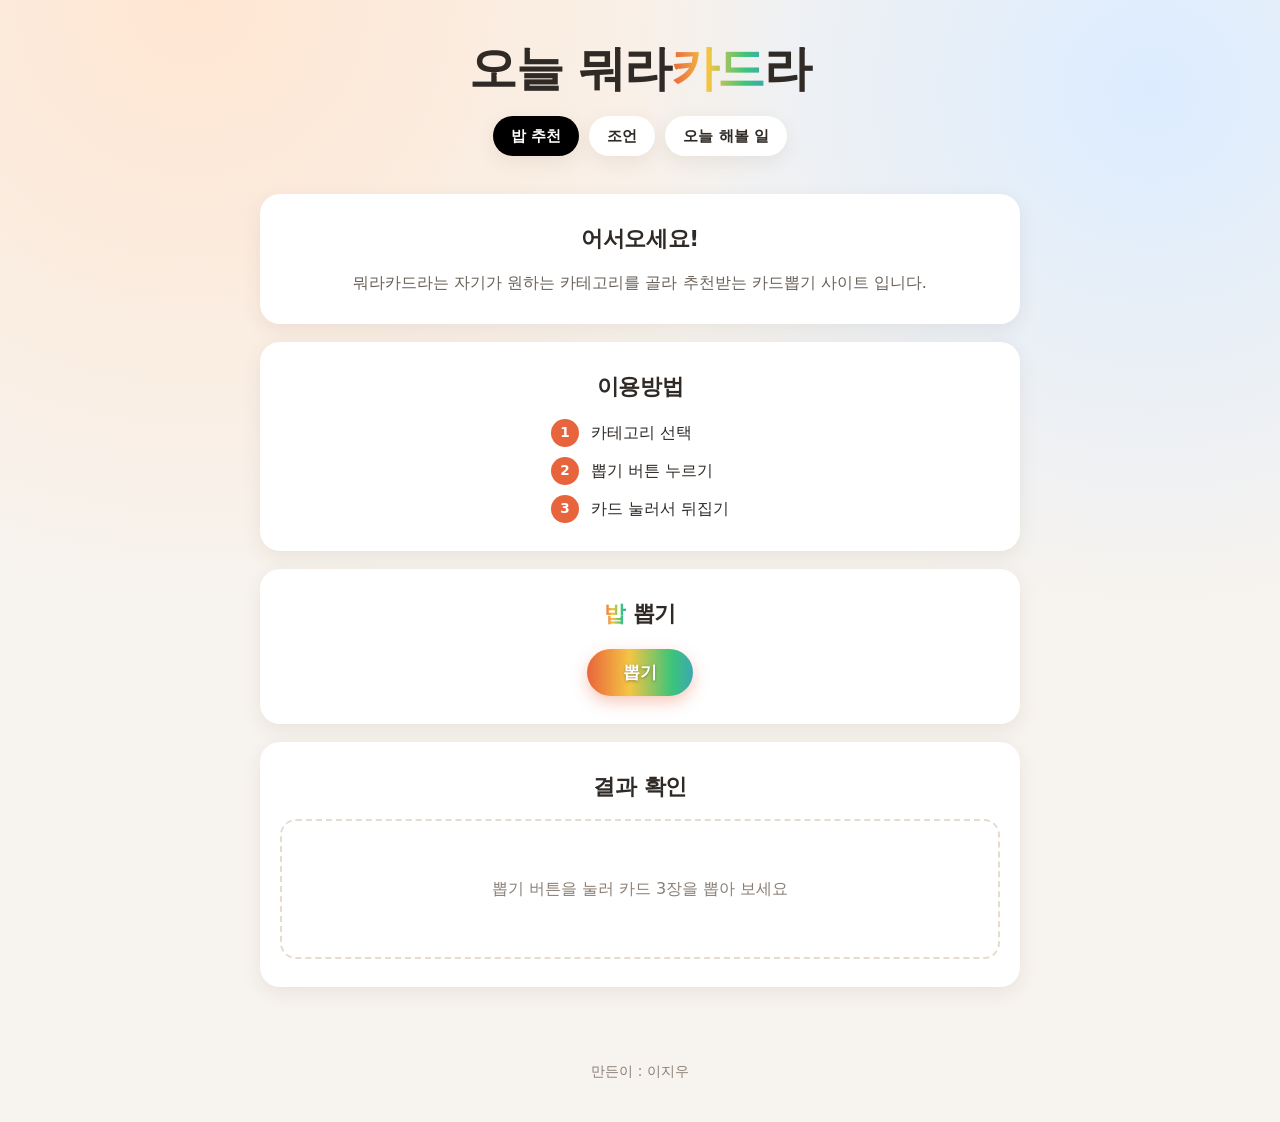
<file: index.html>
<!doctype html>
<html lang="ko">
  <head>
    <meta charset="UTF-8" />
    <meta name="viewport" content="width=device-width, initial-scale=1.0" />
    <link rel="stylesheet" href="style.css" />
    <!-- <link rel="shortcut icon" href="favicon.ico" type="image/x-icon" /> -->
    <script src="cards.js" defer></script>
    <script src="app.js" defer></script>
    <title>오늘 뭐라카드라</title>
  </head>
  <body data-deck="rice">
    <header>
      <h1>오늘 뭐라<span>카드</span>라</h1>
      <nav>
        <a href="index.html" style="color: white; background-color: black"
          >밥 추천</a
        >
        <a href="advice.html">조언</a>
        <a href="todo.html">오늘 해볼 일</a>
      </nav>
    </header>
    <main>
      <section id="intro">
        <h2>어서오세요!</h2>
        <p>
          뭐라카드라는 자기가 원하는 카테고리를 골라 추천받는 카드뽑기 사이트
          입니다.
        </p>
      </section>
      <section id="guide">
        <h2>이용방법</h2>
        <ol>
          <li>카테고리 선택</li>
          <li>뽑기 버튼 누르기</li>
          <li>카드 눌러서 뒤집기</li>
        </ol>
      </section>
      <section id="draw">
        <h2><span>밥</span> 뽑기</h2>
        <button id="drawBtn">뽑기</button>
      </section>
      <section id="result">
        <h2>결과 확인</h2>
        <div id="cardArea"></div>
      </section>
    </main>
    <footer>만든이 : 이지우</footer>
  </body>
</html>
</file>
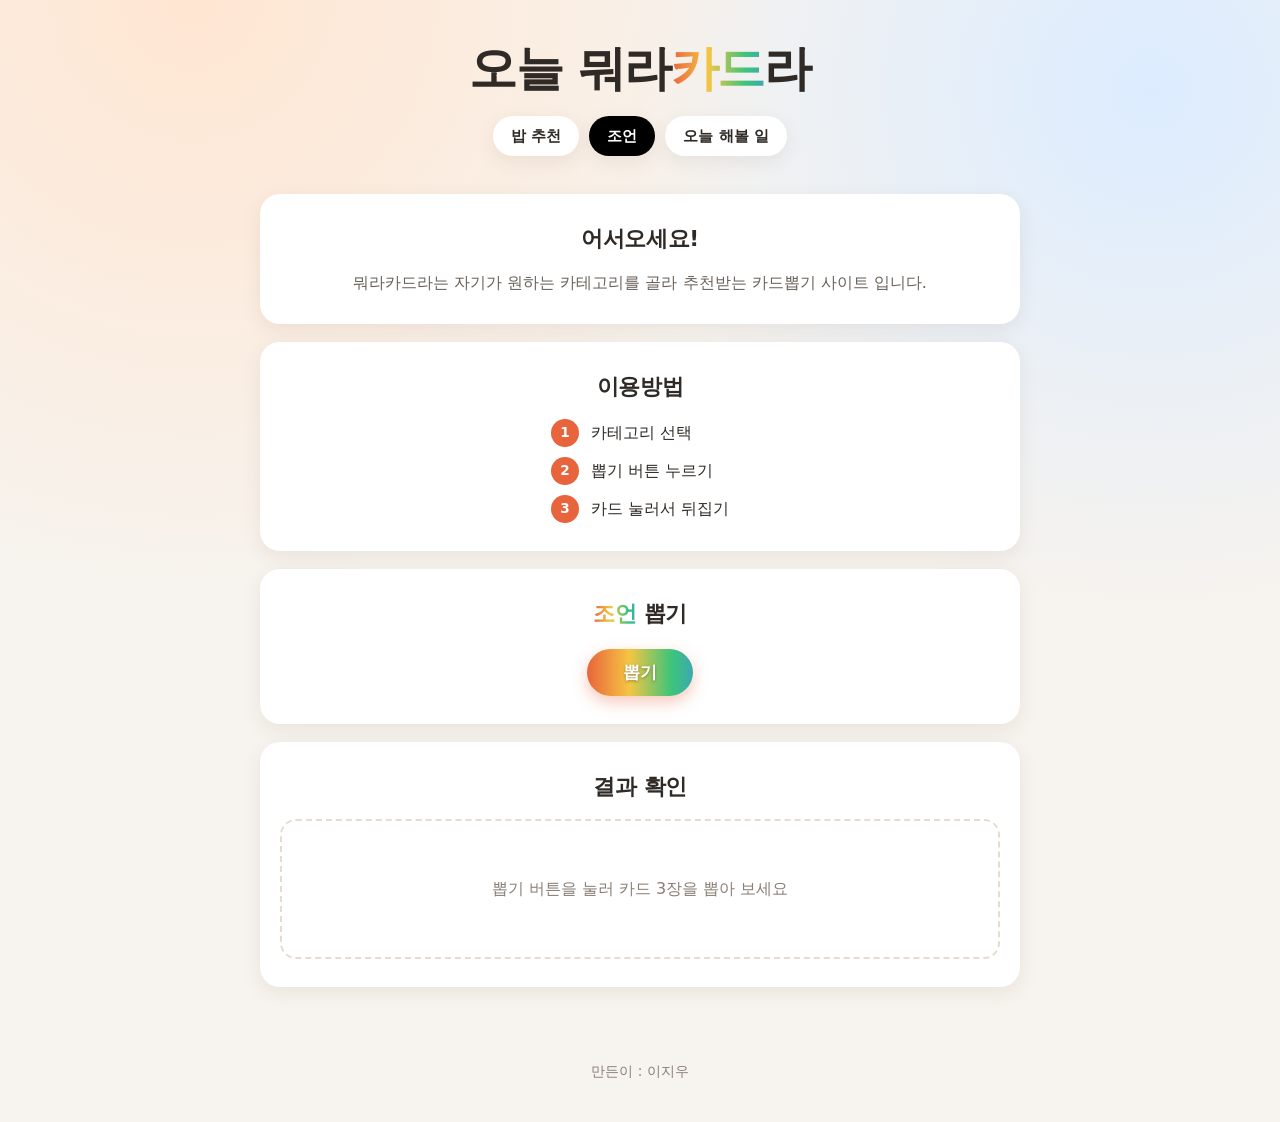
<file: advice.html>
<!doctype html>
<html lang="ko">
  <head>
    <meta charset="UTF-8" />
    <meta name="viewport" content="width=device-width, initial-scale=1.0" />
    <link rel="stylesheet" href="style.css" />
    <!-- <link rel="shortcut icon" href="favicon.ico" type="image/x-icon" /> -->
    <script src="cards.js" defer></script>
    <script src="app.js" defer></script>
    <title>오늘 뭐라카드라</title>
  </head>
  <body data-deck="advice">
    <header>
      <h1>오늘 뭐라<span>카드</span>라</h1>
      <nav>
        <a href="index.html">밥 추천</a>
        <a href="advice.html" style="color: white; background-color: black"
          >조언</a
        >
        <a href="todo.html">오늘 해볼 일</a>
      </nav>
    </header>
    <main>
      <section id="intro">
        <h2>어서오세요!</h2>
        <p>
          뭐라카드라는 자기가 원하는 카테고리를 골라 추천받는 카드뽑기 사이트
          입니다.
        </p>
      </section>
      <section id="guide">
        <h2>이용방법</h2>
        <ol>
          <li>카테고리 선택</li>
          <li>뽑기 버튼 누르기</li>
          <li>카드 눌러서 뒤집기</li>
        </ol>
      </section>
      <section id="draw">
        <h2><span>조언</span> 뽑기</h2>
        <button id="drawBtn">뽑기</button>
      </section>
      <section id="result">
        <h2>결과 확인</h2>
        <div id="cardArea"></div>
      </section>
    </main>
    <footer>만든이 : 이지우</footer>
  </body>
</html>
</file>
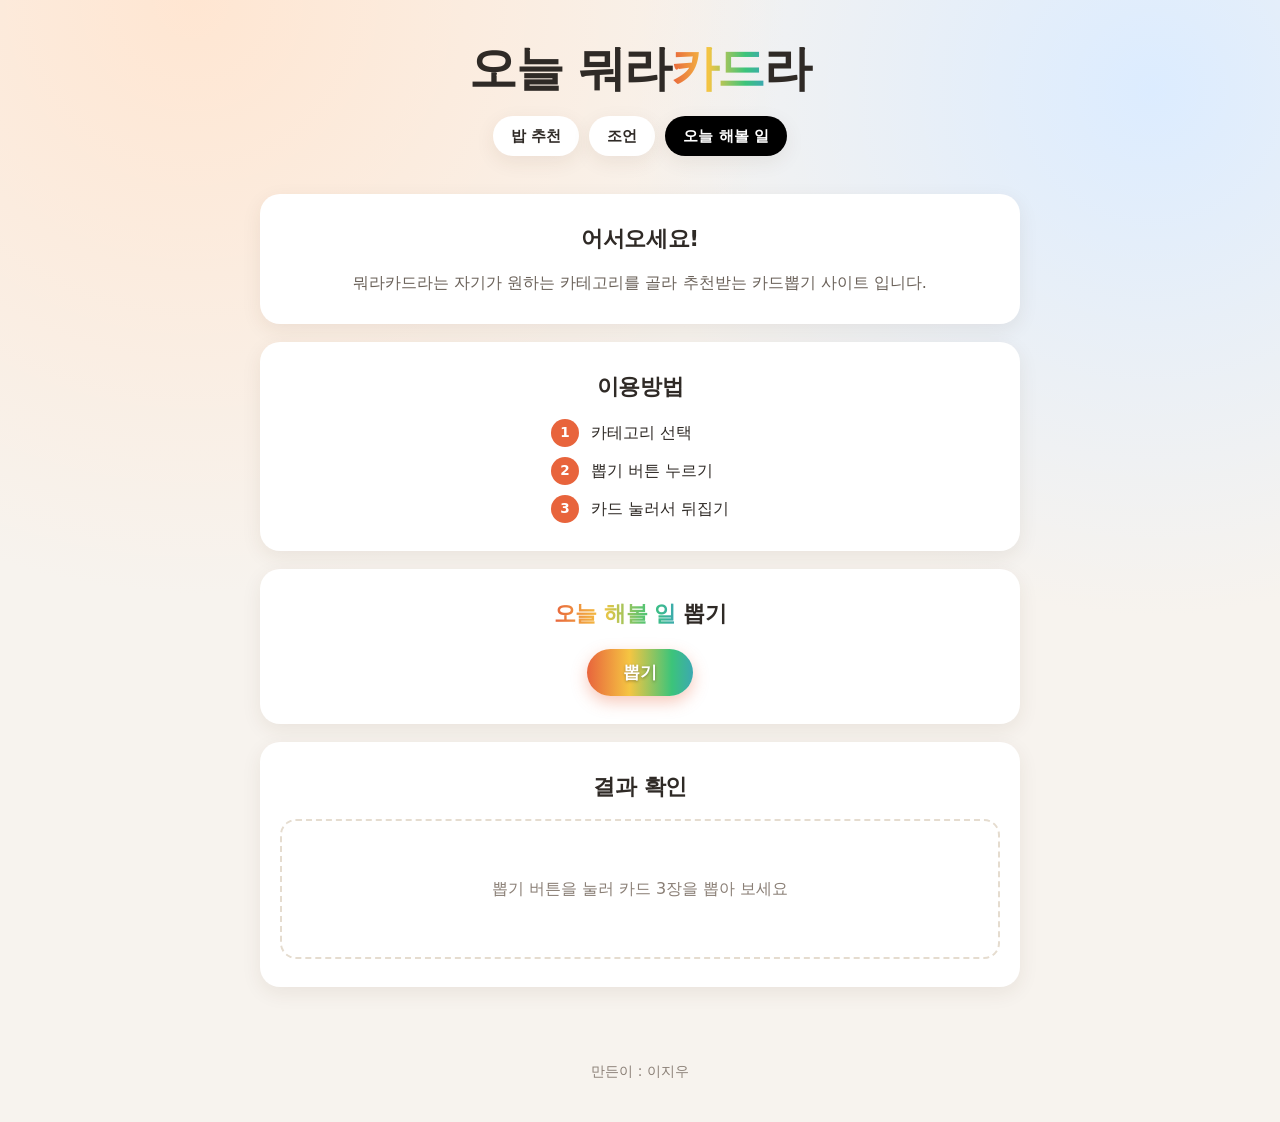
<file: todo.html>
<!doctype html>
<html lang="ko">
  <head>
    <meta charset="UTF-8" />
    <meta name="viewport" content="width=device-width, initial-scale=1.0" />
    <link rel="stylesheet" href="style.css" />
    <!-- <link rel="shortcut icon" href="favicon.ico" type="image/x-icon" /> -->
    <script src="cards.js" defer></script>
    <script src="app.js" defer></script>
    <title>오늘 뭐라카드라</title>
  </head>
  <body data-deck="todo">
    <header>
      <h1>오늘 뭐라<span>카드</span>라</h1>
      <nav>
        <a href="index.html">밥 추천</a>
        <a href="advice.html">조언</a>
        <a href="todo.html" style="color: white; background-color: black"
          >오늘 해볼 일</a
        >
      </nav>
    </header>
    <main>
      <section id="intro">
        <h2>어서오세요!</h2>
        <p>
          뭐라카드라는 자기가 원하는 카테고리를 골라 추천받는 카드뽑기 사이트
          입니다.
        </p>
      </section>
      <section id="guide">
        <h2>이용방법</h2>
        <ol>
          <li>카테고리 선택</li>
          <li>뽑기 버튼 누르기</li>
          <li>카드 눌러서 뒤집기</li>
        </ol>
      </section>
      <section id="draw">
        <h2><span>오늘 해볼 일</span> 뽑기</h2>
        <button id="drawBtn">뽑기</button>
      </section>
      <section id="result">
        <h2>결과 확인</h2>
        <div id="cardArea"></div>
      </section>
    </main>
    <footer>만든이 : 이지우</footer>
  </body>
</html>
</file>
<file: style.css>
/* =========================================
   오늘 뭐라카드라 - 공통 스타일
   ========================================= */

/* 색과 크기를 한 곳에서 관리 (여기만 고치면 전체가 바뀜) */
:root {
  --bg: #f7f3ee;
  --surface: #ffffff;
  --text: #2f2a26;
  --muted: #8a7f76;
  --accent: #e8643c;
  --radius: 20px;
  --shadow-soft: 0 6px 20px rgba(80, 50, 20, 0.08);
  --shadow-card: 0 4px 10px rgba(0, 0, 0, 0.2);
  --rainbow: linear-gradient(
    90deg,
    #e8643c,
    #f5c542,
    #3cc47a,
    #3c8de8,
    #a45ce8,
    #e8643c
  );
}

/* 기본 설정 */
* {
  box-sizing: border-box;
  margin: 0;
  padding: 0;
}

::selection {
  background: #ffd9c9;
}

body {
  min-height: 100vh;
  font-family:
    "Pretendard",
    system-ui,
    -apple-system,
    "Apple SD Gothic Neo",
    "Malgun Gothic",
    "Noto Sans KR",
    sans-serif;
  line-height: 1.6;
  color: var(--text);
  background-color: var(--bg);
  background-image:
    radial-gradient(circle at 15% 0%, #ffe6d2 0, transparent 38%),
    radial-gradient(circle at 90% 8%, #dcecff 0, transparent 34%);
  background-repeat: no-repeat;
}

/* =========================================
   헤더와 메뉴
   ========================================= */
header {
  text-align: center;
  padding: 40px 16px 12px;
}

h1 {
  font-size: clamp(2rem, 7vw, 3rem);
  font-weight: 800;
  letter-spacing: -0.03em;
  line-height: 1.2;
}

nav {
  display: flex;
  justify-content: center;
  flex-wrap: wrap;
  gap: 10px;
  margin-top: 18px;
}

nav a {
  text-decoration: none;
  color: var(--text);
  background: var(--surface);
  padding: 8px 18px;
  border-radius: 999px;
  font-size: 0.95rem;
  font-weight: 600;
  box-shadow: var(--shadow-soft);
  transition:
    transform 0.2s,
    box-shadow 0.2s;
}

nav a:hover {
  transform: translateY(-2px);
  box-shadow: 0 8px 18px rgba(80, 50, 20, 0.14);
}

nav a:focus-visible {
  outline: 3px solid #3c8de8;
  outline-offset: 2px;
}

/* 나중에 인라인 style 대신 class="active"를 쓰면 이 규칙이 적용됨 */
nav a.active {
  background: #111;
  color: #fff;
}

/* =========================================
   구역 (카드처럼 떠 있는 흰 상자)
   ========================================= */
main {
  padding: 8px 16px 32px;
}

main section {
  max-width: 760px;
  margin: 18px auto;
  padding: 28px 20px;
  text-align: center;
  background: var(--surface);
  border-radius: var(--radius);
  box-shadow: var(--shadow-soft);
}

main section h2 {
  margin-bottom: 14px;
  font-size: 1.35rem;
  letter-spacing: -0.02em;
}

#intro p {
  color: #6b625a;
}

/* 이용방법: 번호가 동그라미로 */
#guide ol {
  display: inline-flex;
  flex-direction: column;
  gap: 10px;
  list-style: none;
  counter-reset: step;
  text-align: left;
}

#guide li {
  display: flex;
  align-items: center;
  gap: 12px;
  counter-increment: step;
}

#guide li::before {
  content: counter(step);
  flex: none;
  display: grid;
  place-items: center;
  width: 28px;
  height: 28px;
  border-radius: 50%;
  background: var(--accent);
  color: #fff;
  font-size: 0.85rem;
  font-weight: 700;
}

/* =========================================
   뽑기 구역: 덱 + 버튼
   ========================================= */

#drawBtn {
  margin-top: 4px;
  padding: 12px 36px;
  font-family: inherit;
  font-size: 1.05rem;
  font-weight: 700;
  color: #fff;
  text-shadow: 0 1px 3px rgba(0, 0, 0, 0.35);
  border: none;
  border-radius: 999px;
  background: var(--rainbow);
  background-size: 200% auto;
  box-shadow: 0 6px 16px rgba(232, 100, 60, 0.35);
  cursor: pointer;
  animation: flow 4s linear infinite;
  transition:
    transform 0.15s,
    box-shadow 0.15s;
}

#drawBtn:hover {
  transform: translateY(-2px) scale(1.04);
  box-shadow: 0 10px 22px rgba(232, 100, 60, 0.45);
}

#drawBtn:active {
  transform: translateY(1px) scale(0.98);
}

#drawBtn:focus-visible {
  outline: 3px solid #3c8de8;
  outline-offset: 3px;
}

/* =========================================
   결과 확인: 카드 배치
   ========================================= */
#cardArea {
  display: flex;
  justify-content: center;
  flex-wrap: wrap;
  gap: 16px;
}

/* 아직 뽑기 전이면 안내 문구를 보여 줌 (HTML 수정 없이 동작) */
#cardArea:empty {
  display: grid;
  place-items: center;
  min-height: 140px;
  border: 2px dashed #e5dccf;
  border-radius: 16px;
  color: var(--muted);
}

#cardArea:empty::before {
  content: "뽑기 버튼을 눌러 카드 3장을 뽑아 보세요";
}

/* =========================================
   카드 틀
   ========================================= */
.card {
  --card-w: min(200px, 44vw);
  width: var(--card-w);
  height: calc(var(--card-w) * 1.5);
  perspective: 1000px;
  cursor: pointer;
  animation: cardIn 0.5s ease-out backwards;
  transition: transform 0.2s;
}

.card:hover {
  transform: translateY(-6px);
}

.card-inner {
  position: relative;
  width: 100%;
  height: 100%;
  transition: transform 0.6s;
  transform-style: preserve-3d;
}

/* flipped가 붙으면 앞면이 보이도록 돌아감 */
.card.flipped .card-inner {
  transform: rotateY(180deg);
}

/* 앞면과 뒷면을 같은 자리에 겹치기 */
.card-front,
.card-back {
  position: absolute;
  width: 100%;
  height: 100%;
  backface-visibility: hidden;
  border-radius: 12px;
  overflow: hidden;
  box-shadow: var(--shadow-card);
}

/* 뒷면 */
.card-back img {
  display: block;
  width: 100%;
  height: 100%;
  object-fit: cover;
}

/* 앞면: 처음부터 뒤집어 둠 + 위 이미지 6 : 아래 글 4 */
.card-front {
  transform: rotateY(180deg);
  display: flex;
  flex-direction: column;
  background: #fff;
}

.card-front img {
  flex: 6 1 0;
  min-height: 0;
  width: 100%;
  object-fit: cover;
}

.card-text {
  flex: 4 1 0;
  display: flex;
  flex-direction: column;
  justify-content: center;
  padding: 10px 12px;
  overflow: hidden;
  text-align: center;
  background: #fffaf3;
}

.card-text h3 {
  margin-bottom: 4px;
  font-size: 1.1rem;
  letter-spacing: -0.02em;
}

.card-text p {
  font-size: 0.85rem;
  line-height: 1.45;
  color: #6b625a;
  word-break: keep-all;
}

/* =========================================
   푸터
   ========================================= */
footer {
  padding: 24px 16px 40px;
  text-align: center;
  font-size: 0.85rem;
  color: var(--muted);
}

/* =========================================
   무지개 글자 (h1, h2 안의 span)
   ========================================= */
h1 span,
h2 span,
.rainbow {
  background: var(--rainbow);
  background-size: 200% auto;
  -webkit-background-clip: text;
  background-clip: text;
  -webkit-text-fill-color: transparent;
  animation: flow 4s linear infinite;
}

@keyframes flow {
  to {
    background-position: 200% center;
  }
}

/* =========================================
   카드 효과: 등장 / 번쩍 / 빛줄기
   ========================================= */
@keyframes cardIn {
  from {
    opacity: 0;
    transform: translateY(-80px) scale(0.9);
  }
  to {
    opacity: 1;
    transform: translateY(0) scale(1);
  }
}

.card.flipped .card-front {
  animation: glow 0.8s ease-out 0.3s;
}

@keyframes glow {
  0% {
    box-shadow: var(--shadow-card);
  }
  40% {
    box-shadow:
      0 0 40px 20px rgba(255, 220, 100, 1),
      0 0 90px 50px rgba(255, 180, 60, 0.7);
  }
  100% {
    box-shadow: var(--shadow-card);
  }
}

.card-front::after {
  content: "";
  position: absolute;
  top: 0;
  left: -100%;
  width: 60%;
  height: 100%;
  background: linear-gradient(
    105deg,
    transparent,
    rgba(255, 255, 255, 0.7),
    transparent
  );
  pointer-events: none;
}

.card.flipped .card-front::after {
  animation: shine 0.8s ease-out 0.4s;
}

@keyframes shine {
  to {
    left: 160%;
  }
}

/* =========================================
   작은 화면 (휴대폰)
   ========================================= */
@media (max-width: 480px) {
  header {
    padding-top: 28px;
  }

  main section {
    padding: 22px 14px;
  }

  #cardArea {
    gap: 12px;
  }

  .card-text h3 {
    font-size: 1rem;
  }

  .card-text p {
    font-size: 0.78rem;
  }
}

/* 움직임이 불편한 사용자를 위해 애니메이션 끄기 */
@media (prefers-reduced-motion: reduce) {
  *,
  *::before,
  *::after {
    animation: none !important;
    transition: none !important;
  }
}
</file>
